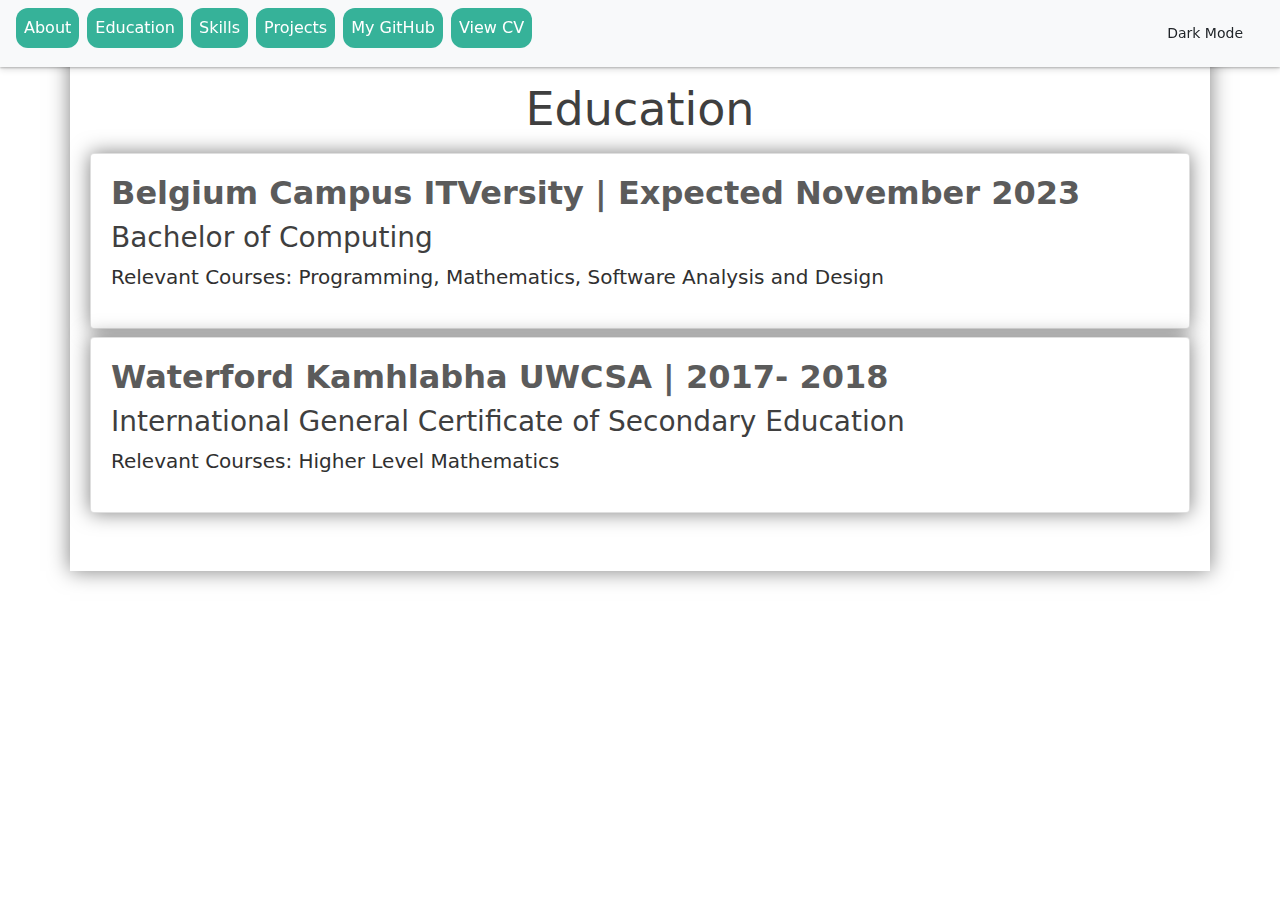
<file: education.html>
<!DOCTYPE html>
<html lang="en">

<head>
    
<!-- Google tag (gtag.js) -->
<script async src="https://www.googletagmanager.com/gtag/js?id=G-S9KNZVPY3P"></script>
<script>
    window.dataLayer = window.dataLayer || [];
    function gtag(){dataLayer.push(arguments);}
    gtag('js', new Date());

    gtag('config', 'G-S9KNZVPY3P');
</script>

    <meta charset="UTF-8">
    <meta http-equiv="X-UA-Compatible" content="IE=edge">
    <meta name="viewport" content="width=device-width, initial-scale=1.0">
    <title>Education</title>

    <script src="https://code.jquery.com/jquery-3.5.1.slim.min.js"></script>
    <link rel="stylesheet" href="style.css">
    <link rel="stylesheet" href="css/bootstrap.min.css">
    <script src="https://cdnjs.cloudflare.com/ajax/libs/bootstrap/5.1.3/js/bootstrap.min.js"></script>
    <script src="script.js"></script>
</head>

<body>
    <header>
        <nav class="navbar fixed-top navbar-expand-lg navbar-light bg-light">
            <a class="navbar-brand" href="#"></a>
            <button class="navbar-toggler" type="button" data-toggle="collapse" data-target="#navbarNav"
                aria-controls="navbarNav" aria-expanded="false" aria-label="Toggle navigation">
                <span class="navbar-toggler-icon"></span>
            </button>
            <div class="collapse navbar-collapse" id="navbarNav">
                <ul class="navbar-nav ml-auto">
                    <li class="button-container">
                        <a class="git-link" href="index.html">About</a>
                    </li>
                    <li class="button-container">
                        <a class="git-link" href="education.html">Education</a>
                    </li>
                    <li class="button-container">
                        <a class="git-link" href="skills.html">Skills</a>
                    </li>
                    <li class="button-container">
                        <a class="git-link" href="projects.html">Projects</a>
                    </li>
                    <li>
                        <div class="button-container">
                            <a class="git-link" href="https://github.com/xSolumx">My GitHub</a>
                        </div>
                    </li>
                    <li class="button-container">
                        <a class="git-link"
                            href="https://drive.google.com/file/d/1_uDjBxWP7nolbn9mmwO49v__YoySpGWC/view?usp=sharing">View
                            CV</a>
                    </li>
                </ul>
            </div>
            <div class="ml-auto pr-3">
                <button id="dark-mode-toggle" class="btn btn-sm btn-dark-mode">Dark Mode</button>
            </div>
        </nav>
    </header>
    <div style="height: 2em;"></div>

    <div class="container">
        <div class="row align-items-center">
            <div>
                <h2 style="text-align: center; font-size: 46px;">Education</h2>
            </div>
        </div>
        <div class="card">
            <h2 class="card-title">Belgium Campus ITVersity | Expected November 2023</h2>
            <div class="card-text">
                <h3>Bachelor of Computing</h3>
                <p>Relevant Courses: Programming, Mathematics, Software
                    Analysis and Design</p>
            </div>
        </div>
        <div class="card">
            <h2 class="card-title">Waterford Kamhlabha UWCSA | 2017- 2018</h2>
            <div class="card-text">
                <h3>International General Certificate of Secondary Education</h3>
                <p>Relevant Courses: Higher Level Mathematics</p>
            </div>
        </div>
    </div>

</body>

</html>
</file>
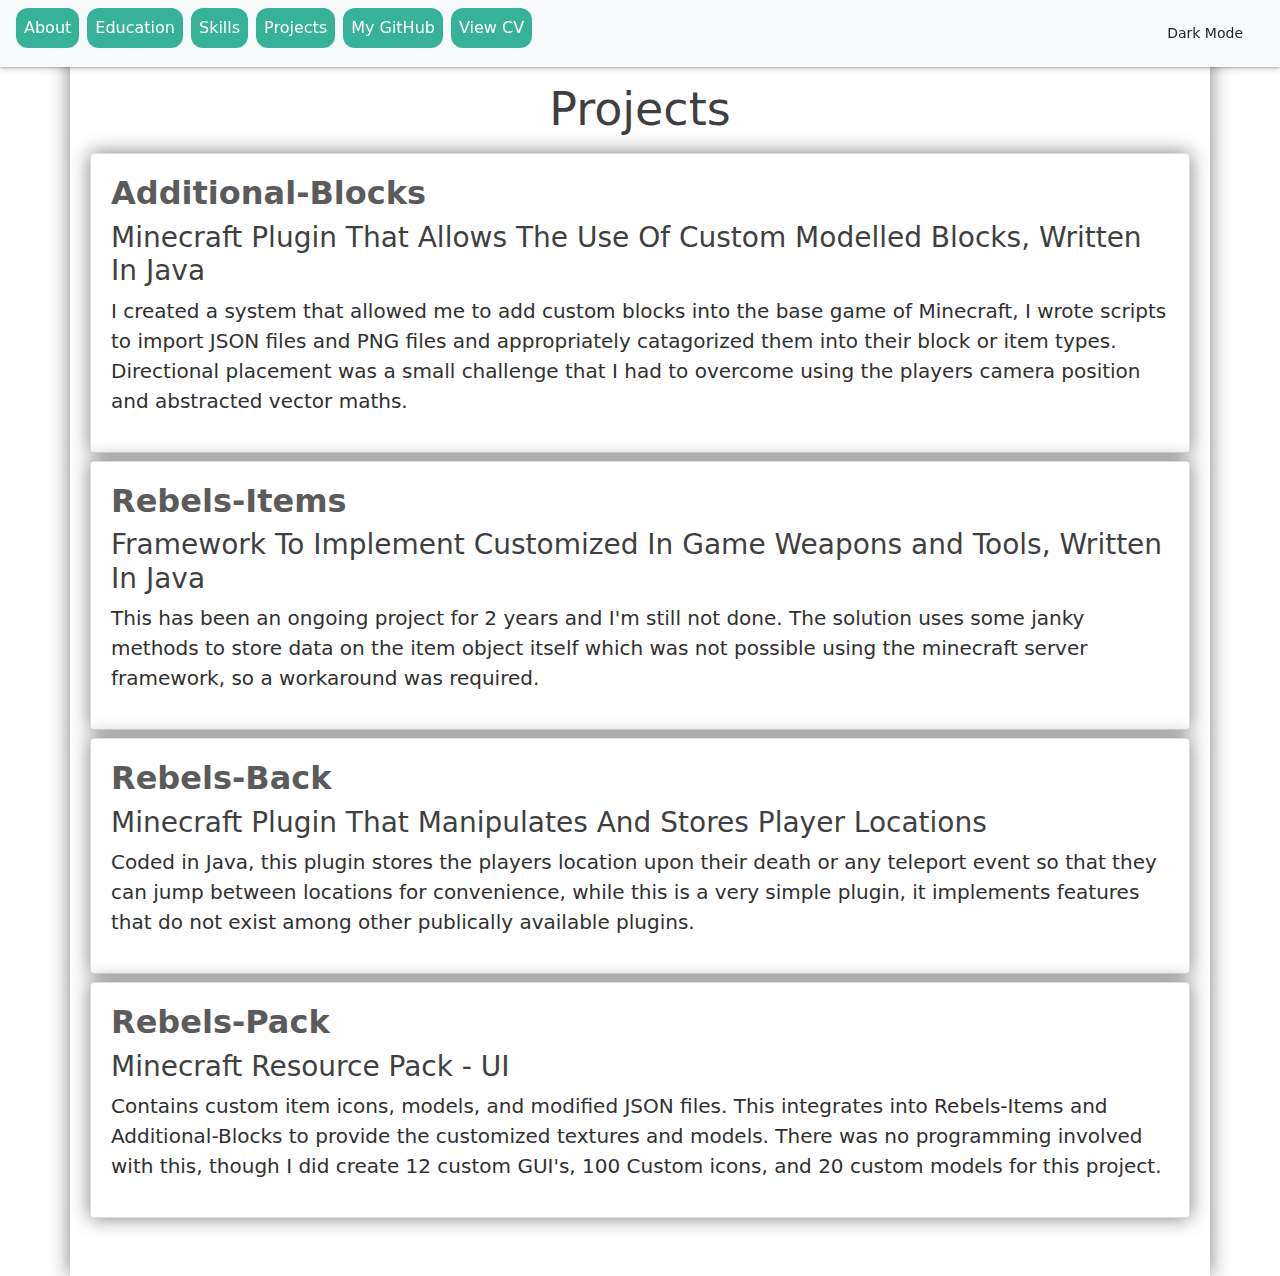
<file: projects.html>
<!DOCTYPE html>
<html lang="en">

<head>
    
<!-- Google tag (gtag.js) -->
<script async src="https://www.googletagmanager.com/gtag/js?id=G-S9KNZVPY3P"></script>
<script>
    window.dataLayer = window.dataLayer || [];
    function gtag(){dataLayer.push(arguments);}
    gtag('js', new Date());

    gtag('config', 'G-S9KNZVPY3P');
</script>

    <meta charset="UTF-8">
    <meta http-equiv="X-UA-Compatible" content="IE=edge">
    <meta name="viewport" content="width=device-width, initial-scale=1.0">
    <title>Projects</title>

    <script src="https://code.jquery.com/jquery-3.5.1.slim.min.js"></script>
    <link rel="stylesheet" href="style.css">
    <link rel="stylesheet" href="css/bootstrap.min.css">
    <script src="https://cdnjs.cloudflare.com/ajax/libs/bootstrap/5.1.3/js/bootstrap.min.js"></script>
    <script src="script.js"></script>
</head>

<body>
    <header>
        <nav class="navbar fixed-top navbar-expand-lg navbar-light bg-light">
            <a class="navbar-brand" href="#"></a>
            <button class="navbar-toggler" type="button" data-toggle="collapse" data-target="#navbarNav"
                aria-controls="navbarNav" aria-expanded="false" aria-label="Toggle navigation">
                <span class="navbar-toggler-icon"></span>
            </button>
            <div class="collapse navbar-collapse" id="navbarNav">
                <ul class="navbar-nav ml-auto">
                    <li class="button-container">
                        <a class="git-link" href="index.html">About</a>
                    </li>
                    <li class="button-container">
                        <a class="git-link" href="education.html">Education</a>
                    </li>
                    <li class="button-container">
                        <a class="git-link" href="skills.html">Skills</a>
                    </li>
                    <li class="button-container">
                        <a class="git-link" href="projects.html">Projects</a>
                    </li>
                    <li>
                        <div class="button-container">
                            <a class="git-link" href="https://github.com/xSolumx">My GitHub</a>
                        </div>
                    </li>
                    <li class="button-container">
                        <a class="git-link"
                            href="https://drive.google.com/file/d/1_uDjBxWP7nolbn9mmwO49v__YoySpGWC/view?usp=sharing">View
                            CV</a>
                    </li>
                </ul>
            </div>
            <div class="ml-auto pr-3">
                <button id="dark-mode-toggle" class="btn btn-sm btn-dark-mode">Dark Mode</button>
            </div>
        </nav>
    </header>
    <div style="height: 2em;"></div>
    <div class="container">
        <div class="row align-items-center">
            <div>
                <h2 style="text-align: center; font-size: 46px;">Projects</h2>
            </div>
        </div>
        <div class="card">
            <h2 class="card-title">Additional-Blocks</h2>
            <div class="card-text">
                <h3>Minecraft Plugin That Allows The Use Of Custom Modelled Blocks, Written In Java </h3>
                <p>I created a system that allowed me to add custom blocks into the base game of Minecraft, I
                    wrote
                    scripts to import JSON files and PNG files and appropriately catagorized them into their block or item
                    types.
                    Directional placement was a small challenge that I had to overcome using the players camera position
                    and abstracted vector maths.</p>
            </div>
        </div>

        <div class="card">
            <h2 class="card-title">Rebels-Items</h2>
            <div class="card-text">
                <h3>Framework To Implement Customized In Game Weapons and Tools, Written In Java</h3>
                <p>This has been an ongoing project for 2 years and I'm still not done. The solution uses some janky
                    methods to store data on the item object
                    itself which was not possible using the minecraft server framework, so a workaround was required.
                </p>
            </div>
        </div>
        <div class="card">
            <h2 class="card-title">Rebels-Back</h2>
            <div class="card-text">
                <h3>Minecraft Plugin That Manipulates And Stores Player Locations</h3>
                <p>Coded in Java, this plugin stores the players location upon their death or any teleport event so that
                    they can jump between locations for convenience, while this is a very simple plugin, it implements
                    features that do not exist among other publically available plugins.</p>
            </div>
        </div>
        <div class="card">
            <h2 class="card-title">Rebels-Pack</h2>
            <div class="card-text">
                <h3>Minecraft Resource Pack - UI</h3>
                <p>Contains custom item icons, models, and modified JSON files.
                    This integrates into Rebels-Items and Additional-Blocks to provide the customized textures and
                    models.
                    There was no programming involved with this, though I did create 12 custom GUI's, 100 Custom icons,
                    and 20 custom models for this project.
                </p>
            </div>
        </div>
    </div>
</body>

</html>
</file>
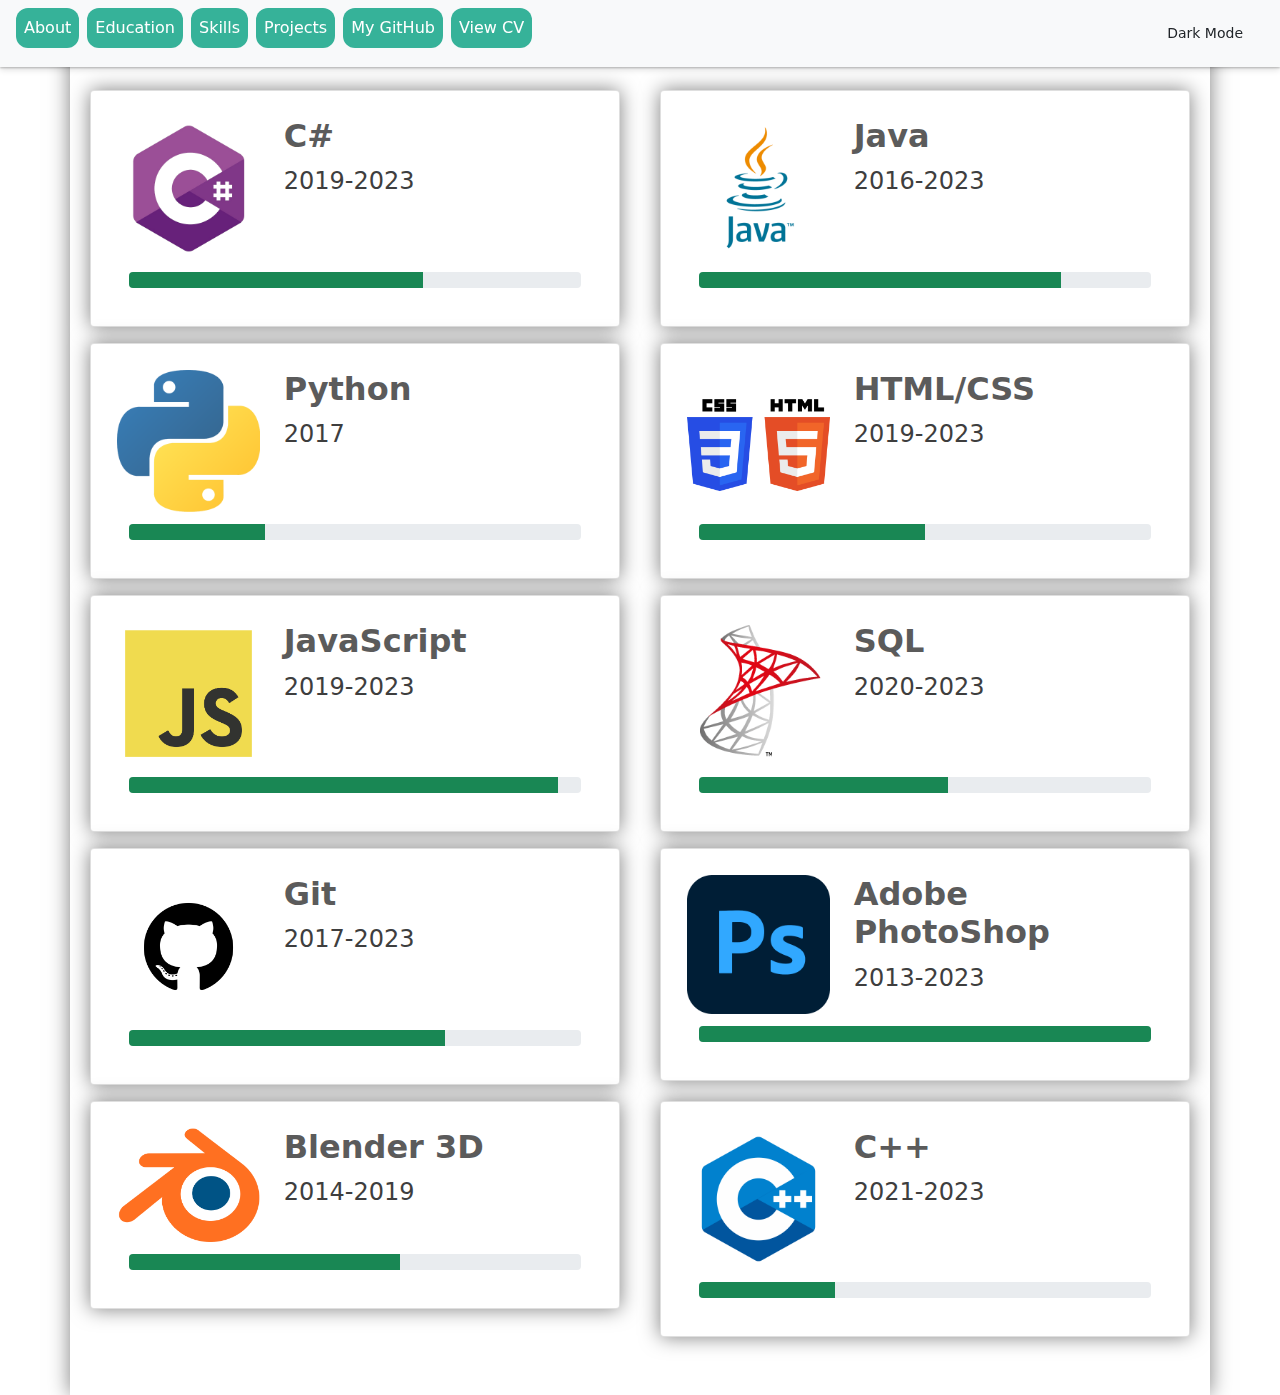
<file: public/skills.html>
<!DOCTYPE html>
<html lang="en">

<head>
    
<!-- Google tag (gtag.js) -->
<script async src="https://www.googletagmanager.com/gtag/js?id=G-S9KNZVPY3P"></script>
<script>
    window.dataLayer = window.dataLayer || [];
    function gtag(){dataLayer.push(arguments);}
    gtag('js', new Date());

    gtag('config', 'G-S9KNZVPY3P');
</script>

    <meta charset="UTF-8">
    <meta http-equiv="X-UA-Compatible" content="IE=edge">
    <meta name="viewport" content="width=device-width, initial-scale=1.0">
    <title>Skills</title>

    <script src="https://code.jquery.com/jquery-3.5.1.slim.min.js"></script>
    <link rel="stylesheet" href="style.css">
    <link rel="stylesheet" href="css/bootstrap.min.css">
    <script src="https://cdnjs.cloudflare.com/ajax/libs/bootstrap/5.1.3/js/bootstrap.min.js"></script>
    <script src="script.js"></script>
</head>

<body>
    <header>
        <nav class="navbar fixed-top navbar-expand-lg navbar-light bg-light">
            <a class="navbar-brand" href="#"></a>
            <button class="navbar-toggler" type="button" data-toggle="collapse" data-target="#navbarNav"
                aria-controls="navbarNav" aria-expanded="false" aria-label="Toggle navigation">
                <span class="navbar-toggler-icon"></span>
            </button>
            <div class="collapse navbar-collapse" id="navbarNav">
                <ul class="navbar-nav ml-auto">
                    <li class="button-container">
                        <a class="git-link" href="index.html">About</a>
                    </li>
                    <li class="button-container">
                        <a class="git-link" href="education.html">Education</a>
                    </li>
                    <li class="button-container">
                        <a class="git-link" href="skills.html">Skills</a>
                    </li>
                    <li class="button-container">
                        <a class="git-link" href="projects.html">Projects</a>
                    </li>
                    <li>
                        <div class="button-container">
                            <a class="git-link" href="https://github.com/xSolumx">My GitHub</a>
                        </div>
                    </li>
                    <li class="button-container">
                        <a class="git-link"
                            href="https://drive.google.com/file/d/1_uDjBxWP7nolbn9mmwO49v__YoySpGWC/view?usp=sharing">View
                            CV</a>
                    </li>
                </ul>
            </div>
            <div class="ml-auto pr-3">
                <button id="dark-mode-toggle" class="btn btn-sm btn-dark-mode">Dark Mode</button>
            </div>
        </nav>
    </header>
    <div style="height: 2em;"></div>
    <div class="container">
        <div class="row">
            <div class="col-sm-6">
                <div class="card card-skill">
                    <div class="card-body">
                        <div class="row">
                            <div class="col-md-4">
                                <img src="images/logo-csharp.png" class="card-img" alt="...">
                            </div>
                            <div class="col-md-8">
                                <h5 class="card-title">C#</h5>
                                <p class="card-text">2019-2023</p>

                            </div>
                        </div>
                        <div class="progress">
                            <div class="progress-bar bg-success" role="progressbar" style="width: 65%"
                                aria-valuenow="25" aria-valuemin="0" aria-valuemax="100"></div>
                        </div>
                    </div>
                </div>
            </div>
            <div class="col-sm-6">
                <div class="card card-skill">
                    <div class="card-body">
                        <div class="row">
                            <div class="col-md-4">
                                <img src="images/logo-java.png" class="card-img" alt="...">
                            </div>
                            <div class="col-md-8">
                                <h5 class="card-title">Java</h5>
                                <p class="card-text">2016-2023</p>

                            </div>
                        </div>
                        <div class="progress">
                            <div class="progress-bar bg-success" role="progressbar" style="width: 80%"
                                aria-valuenow="25" aria-valuemin="0" aria-valuemax="100"></div>
                        </div>
                    </div>
                </div>
            </div>
            <div class="col-sm-6">
                <div class="card card-skill">
                    <div class="card-body">
                        <div class="row">
                            <div class="col-md-4">
                                <img src="images/logo-python.png" class="card-img" alt="...">
                            </div>
                            <div class="col-md-8">
                                <h5 class="card-title">Python</h5>
                                <p class="card-text">2017</p>

                            </div>
                        </div>
                        <div class="progress">
                            <div class="progress-bar bg-success" role="progressbar" style="width: 30%"
                                aria-valuenow="25" aria-valuemin="0" aria-valuemax="100"></div>
                        </div>
                    </div>
                </div>
            </div>
            <div class="col-sm-6">
                <div class="card card-skill">
                    <div class="card-body">
                        <div class="row">
                            <div class="col-md-4">
                                <img src="images/logo-htmlcss.png" class="card-img" alt="...">
                            </div>
                            <div class="col-md-8">
                                <h5 class="card-title">HTML/CSS</h5>
                                <p class="card-text">2019-2023</p>

                            </div>
                        </div>
                        <div class="progress">
                            <div class="progress-bar bg-success" role="progressbar" style="width: 50%"
                                aria-valuenow="25" aria-valuemin="0" aria-valuemax="100"></div>
                        </div>
                    </div>
                </div>
            </div>
            <div class="col-sm-6">
                <div class="card card-skill">
                    <div class="card-body">
                        <div class="row">
                            <div class="col-md-4">
                                <img src="images/logo-javascript.png" class="card-img img-fluid" alt="...">
                            </div>
                            <div class="col-md-8">
                                <h5 class="card-title">JavaScript</h5>
                                <p class="card-text">2019-2023</p>

                            </div>
                        </div>
                        <div class="progress">
                            <div class="progress-bar bg-success" role="progressbar" style="width: 95%"
                                aria-valuenow="25" aria-valuemin="0" aria-valuemax="100"></div>
                        </div>
                    </div>
                </div>
            </div>
            <div class="col-sm-6">
                <div class="card card-skill">
                    <div class="card-body">
                        <div class="row">
                            <div class="col-md-4">
                                <img src="images/logo-sql.png" class="card-img img-fluid" alt="...">
                            </div>
                            <div class="col-md-8">
                                <h5 class="card-title">SQL</h5>
                                <p class="card-text">2020-2023</p>

                            </div>
                        </div>
                        <div class="progress">
                            <div class="progress-bar bg-success" role="progressbar" style="width: 55%"
                                aria-valuenow="25" aria-valuemin="0" aria-valuemax="100"></div>
                        </div>
                    </div>
                </div>
            </div>
            <div class="col-sm-6">
                <div class="card card-skill">
                    <div class="card-body">
                        <div class="row">
                            <div class="col-md-4">
                                <img src="images/logo-github.png" class="card-img" alt="...">
                            </div>
                            <div class="col-md-8">
                                <h5 class="card-title">Git</h5>
                                <p class="card-text">2017-2023</p>

                            </div>
                        </div>
                        <div class="progress">
                            <div class="progress-bar bg-success" role="progressbar" style="width: 70%"
                                aria-valuenow="25" aria-valuemin="0" aria-valuemax="100"></div>
                        </div>
                    </div>
                </div>
            </div>
            <div class="col-sm-6">
                <div class="card card-skill">
                    <div class="card-body">
                        <div class="row">
                            <div class="col-md-4">
                                <img src="images/logo-photoshop.png" class="card-img" alt="...">
                            </div>
                            <div class="col-md-8">
                                <h5 class="card-title">Adobe PhotoShop</h5>
                                <p class="card-text">2013-2023</p>
                            </div>
                        </div>
                        <div class="progress">
                            <div class="progress-bar bg-success" role="progressbar" style="width: 100%"
                                aria-valuenow="25" aria-valuemin="0" aria-valuemax="100"></div>
                        </div>
                    </div>
                </div>
            </div>
            <div class="col-sm-6">
                <div class="card card-skill">
                    <div class="card-body">
                        <div class="row">
                            <div class="col-md-4">
                                <img src="images/logo-blender.png" class="card-img" alt="...">
                            </div>
                            <div class="col-md-8">
                                <h5 class="card-title">Blender 3D</h5>
                                <p class="card-text">2014-2019</p>
                            </div>
                        </div>
                        <div class="progress">
                            <div class="progress-bar bg-success" role="progressbar" style="width: 60%"
                                aria-valuenow="25" aria-valuemin="0" aria-valuemax="100"></div>
                        </div>
                    </div>
                </div>
            </div>
            <div class="col-sm-6">
                <div class="card card-skill">
                    <div class="card-body">
                        <div class="row">
                            <div class="col-md-4">
                                <img src="images/logo-Cplus.png" class="card-img" alt="...">
                            </div>
                            <div class="col-md-8">
                                <h5 class="card-title">C++</h5>
                                <p class="card-text">2021-2023</p>
                            </div>
                        </div>
                        <div class="progress">
                            <div class="progress-bar bg-success" role="progressbar" style="width: 30%"
                                aria-valuenow="25" aria-valuemin="0" aria-valuemax="100"></div>
                        </div>
                    </div>
                </div>
            </div>
        </div>
    </div>
</body>

</html>
</file>
<file: style.css>
:root {
    --back: #36b299;
    --back2: #306c4f;
    --overlay: #333;
    --light-font-color: #fff;
    --gray: #575757;
}

body {
    background-color: var(--back);
    color: var(--gray);
    font-family: "poppins", sans-serif;
}

footer {
    background-color: var(--back);
    color: #fff;
    padding: 20px;
    text-align: center;
}

.navbar {
    box-shadow: 0 3px 6px rgba(0, 0, 0, 0.12), 0 1px 2px rgba(0, 0, 0, 0.24);
    justify-content: center;
}

a:hover {
    color: #00855f;
    text-decoration: none;
    font-weight: bolder;
}

p {
    color: #303030;
    font-size: 20px;
    line-height: 1.5;
}

.container {
    padding-top: 50px;
    padding-bottom: 50px;
    box-shadow: 0px 0px 20px rgba(0, 0, 0, 0.5);
}

.button-container {
    border-radius: 0.75em;
    background: var(--back);
    padding: 0.5rem;
    width: fit-content;
    margin-right: 0.5em;
}

.button-container:hover {
    color: var(--light-font-color);
    background-color: var(--back2);
}

.git-link {
    text-decoration: none;
    color: var(--light-font-color);
}

.git-link:hover {
    color: var(--light-font-color);
}

h1,
h2,
h3 {
    font-weight: bold;
    color: #333;
}

h2 {
    font-size: 60px;
}

h3 {
    font-size: 30px;
}

h4 {
    font-size: 25px;
}

h1,
h2,
h3,
h4,
h5,
h6 {
    color: #3f3f3f;
}

ul {
    list-style: none;
    padding-left: 0;
    margin-bottom: 20px;
}

li {
    margin-bottom: 10px;
}

.skills li {
    display: inline-block;
    margin-right: 10px;
    margin-bottom: 10px;
    padding: 6px 12px;
    background-color: var(--back);
    border-radius: 20px;
    font-size: 16px;
    font-weight: 600;
    color: var(--light-font-color);
}

.card {
    background-color: var(--back);
    border: none;
    box-shadow: 0 1px 3px rgba(0, 0, 0, 0.12), 0 1px 2px rgba(0, 0, 0, 0.24);
    transition: all 0.3s cubic-bezier(0.25, 0.8, 0.25, 1);
    padding: 20px;
    margin: 0.5em;
}

.card-skill {
    display: inline-flexbox;
    width: auto;
    border: none;
    box-shadow: 0 1px 3px rgba(0, 0, 0, 0.12), 0 1px 2px rgba(0, 0, 0, 0.24);
    transition: all 0.3s cubic-bezier(0.25, 0.8, 0.25, 1);
    padding: 10px;
}

.m {
    padding: 1em;
    width: 100%;
    height: 100%;
    box-shadow: 0 1px 1em rgba(0, 0, 0, 0.427), 0 1px 2px rgba(0, 0, 0, 0.24);
    background: linear-gradient(to top, #62e3b4, #2d9aa0);
    border-radius: 2em;
    transition: transform 1s ease-out;
    cursor: pointer;
    animation: gradient-animation 1s ease-in-out infinite alternate;
}

.m-dark {
    padding: 1em;
    width: 100%;
    height: 100%;
    box-shadow: 0 1px 1em rgba(0, 0, 0, 0.427), 0 1px 2px rgba(0, 0, 0, 0.24);
    background: linear-gradient(to top, #38d59b, #2d9aa0);
    border-radius: 2em;
    transition: transform 1s ease-out;
    cursor: pointer;
    animation: gradient-animation 1s ease-in-out infinite alternate;
}

.card:hover {
    transform: translateY(-5px);
}

.card-skill:hover {
    transform: translateY(-5px);
}

.card-title {
    font-size: 32px;
    font-weight: bold;
    color: #5b5b5b;
}

.card-text {
    font-size: 24px;
    color: #3e3e3e;
}

.progress {
    margin: 1em;
}

.btn {
    display: inline-block;
    padding: 8px 16px;
    font-size: 16px;
    color: #fff;
    background-color: var(--back);
    border-radius: 5px;
    transition: all 0.3s cubic-bezier(0.25, 0.8, 0.25, 1);
    text-decoration: none;
}

.btn:hover {
    background-color: #111;
}

.navbar-dark {
    background-color: #333;
}

.navbar {
    border-bottom: 1px solid rgba(255, 255, 255, 0.1);
}

.navbar .nav-link.active {
    color: #fff;
}

.card {
    box-shadow: 0px 0px 20px rgba(0, 0, 0, 0.5);
}

body.dark-mode {
    background-color: #1c1c1c;
    color: #f5f5f5;
}

.card.dark-mode {
    background-color: #2c2c2c;
    color: #f5f5f5;
}

.btn-dark-mode {
    background-color: #f5f5f5;
    color: #1c1c1c;
    text-decoration: none;
}

.btn-dark-mode:hover {
    background-color: #ddd;
    text-decoration: none;
}

.dark-mode h2,
.dark-mode h3,
.dark-mode p,
.dark-mode li {
    color: #f8f9fa;
}

.dark-mode a {
    color: #f8f9fa;
    text-decoration: none;
}

.dark-mode a:hover {
    text-decoration: none;
    font-weight: bolder;
}

#dark-mode-toggle {
    margin-right: 2em;
}
</file>
<file: public/style.css>
:root {
    --back: #36b299;
    --back2: #306c4f;
    --overlay: #333;
    --light-font-color: #fff;
    --gray: #575757;
}

body {
    background-color: var(--back);
    color: var(--gray);
    font-family: "poppins", sans-serif;
}

footer {
    background-color: var(--back);
    color: #fff;
    padding: 20px;
    text-align: center;
}

.navbar {
    box-shadow: 0 3px 6px rgba(0, 0, 0, 0.12), 0 1px 2px rgba(0, 0, 0, 0.24);
    justify-content: center;
}

a:hover {
    color: #00855f;
    text-decoration: none;
    font-weight: bolder;
}

p {
    color: #303030;
    font-size: 20px;
    line-height: 1.5;
}

.container {
    padding-top: 50px;
    padding-bottom: 50px;
    box-shadow: 0px 0px 20px rgba(0, 0, 0, 0.5);
}

.button-container {
    border-radius: 0.75em;
    background: var(--back);
    padding: 0.5rem;
    width: fit-content;
    margin-right: 0.5em;
}

.button-container:hover {
    color: var(--light-font-color);
    background-color: var(--back2);
}

.git-link {
    text-decoration: none;
    color: var(--light-font-color);
}

.git-link:hover {
    color: var(--light-font-color);
}

h1,
h2,
h3 {
    font-weight: bold;
    color: #333;
}

h2 {
    font-size: 60px;
}

h3 {
    font-size: 30px;
}

h4 {
    font-size: 25px;
}

h1,
h2,
h3,
h4,
h5,
h6 {
    color: #3f3f3f;
}

ul {
    list-style: none;
    padding-left: 0;
    margin-bottom: 20px;
}

li {
    margin-bottom: 10px;
}

.skills li {
    display: inline-block;
    margin-right: 10px;
    margin-bottom: 10px;
    padding: 6px 12px;
    background-color: var(--back);
    border-radius: 20px;
    font-size: 16px;
    font-weight: 600;
    color: var(--light-font-color);
}

.card {
    background-color: var(--back);
    border: none;
    box-shadow: 0 1px 3px rgba(0, 0, 0, 0.12), 0 1px 2px rgba(0, 0, 0, 0.24);
    transition: all 0.3s cubic-bezier(0.25, 0.8, 0.25, 1);
    padding: 20px;
    margin: 0.5em;
}

.card-skill {
    display: inline-flexbox;
    width: auto;
    border: none;
    box-shadow: 0 1px 3px rgba(0, 0, 0, 0.12), 0 1px 2px rgba(0, 0, 0, 0.24);
    transition: all 0.3s cubic-bezier(0.25, 0.8, 0.25, 1);
    padding: 10px;
}

.m {
    padding: 1em;
    width: 100%;
    height: 100%;
    box-shadow: 0 1px 1em rgba(0, 0, 0, 0.427), 0 1px 2px rgba(0, 0, 0, 0.24);
    background: linear-gradient(to top, #62e3b4, #2d9aa0);
    border-radius: 2em;
    transition: transform 1s ease-out;
    cursor: pointer;
    animation: gradient-animation 1s ease-in-out infinite alternate;
}

.m-dark {
    padding: 1em;
    width: 100%;
    height: 100%;
    box-shadow: 0 1px 1em rgba(0, 0, 0, 0.427), 0 1px 2px rgba(0, 0, 0, 0.24);
    background: linear-gradient(to top, #38d59b, #2d9aa0);
    border-radius: 2em;
    transition: transform 1s ease-out;
    cursor: pointer;
    animation: gradient-animation 1s ease-in-out infinite alternate;
}

.card:hover {
    transform: translateY(-5px);
}

.card-skill:hover {
    transform: translateY(-5px);
}

.card-title {
    font-size: 32px;
    font-weight: bold;
    color: #5b5b5b;
}

.card-text {
    font-size: 24px;
    color: #3e3e3e;
}

.progress {
    margin: 1em;
}

.btn {
    display: inline-block;
    padding: 8px 16px;
    font-size: 16px;
    color: #fff;
    background-color: var(--back);
    border-radius: 5px;
    transition: all 0.3s cubic-bezier(0.25, 0.8, 0.25, 1);
    text-decoration: none;
}

.btn:hover {
    background-color: #111;
}

.navbar-dark {
    background-color: #333;
}

.navbar {
    border-bottom: 1px solid rgba(255, 255, 255, 0.1);
}

.navbar .nav-link.active {
    color: #fff;
}

.card {
    box-shadow: 0px 0px 20px rgba(0, 0, 0, 0.5);
}

body.dark-mode {
    background-color: #1c1c1c;
    color: #f5f5f5;
}

.card.dark-mode {
    background-color: #2c2c2c;
    color: #f5f5f5;
}

.btn-dark-mode {
    background-color: #f5f5f5;
    color: #1c1c1c;
    text-decoration: none;
}

.btn-dark-mode:hover {
    background-color: #ddd;
    text-decoration: none;
}

.dark-mode h2,
.dark-mode h3,
.dark-mode p,
.dark-mode li {
    color: #f8f9fa;
}

.dark-mode a {
    color: #f8f9fa;
    text-decoration: none;
}

.dark-mode a:hover {
    text-decoration: none;
    font-weight: bolder;
}

#dark-mode-toggle {
    margin-right: 2em;
}
</file>
